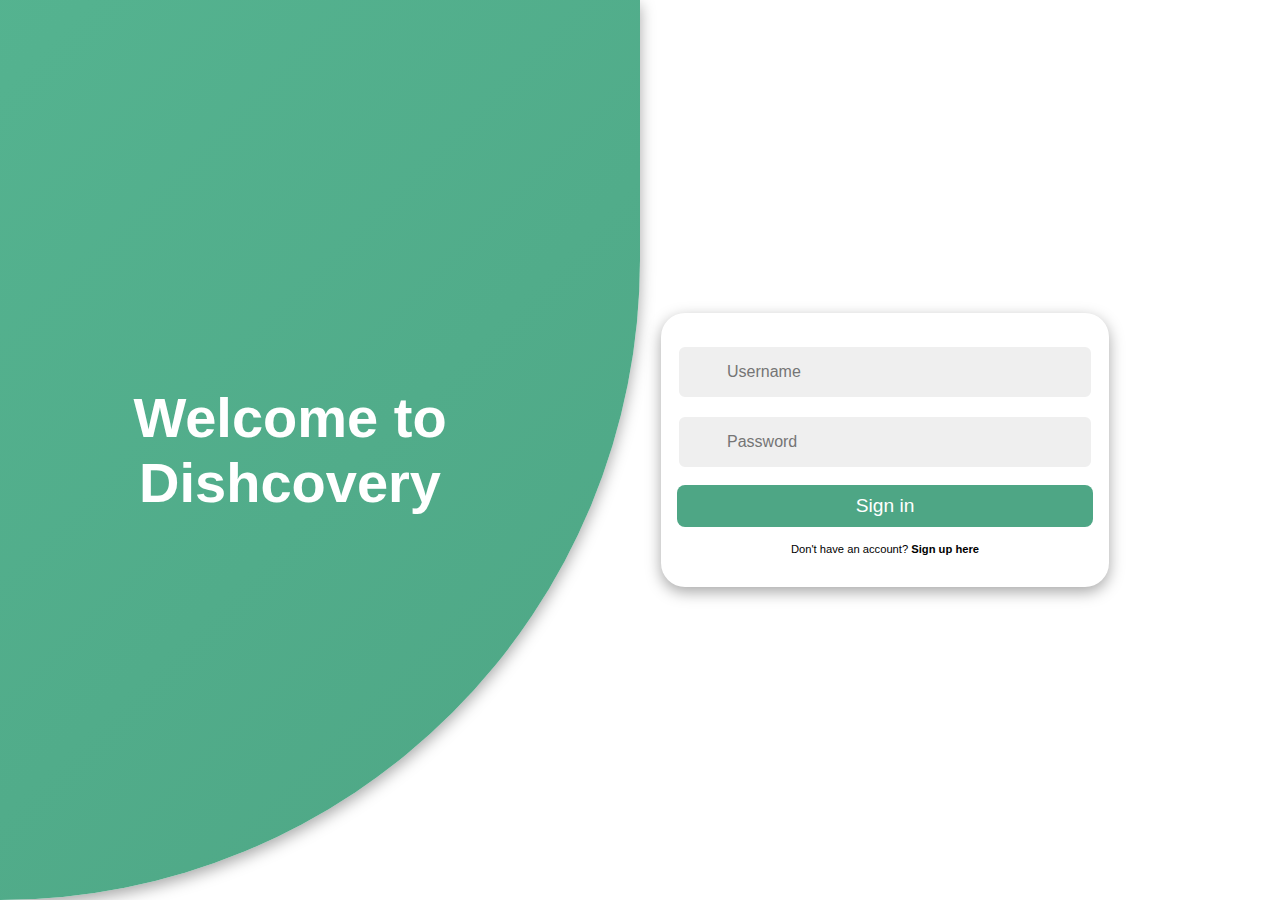
<file: index.html>
<!DOCTYPE html>
<html lang="en">
  <head>
    <meta charset="UTF-8" />
    <meta http-equiv="X-UA-Compatible" content="IE=edge" />
    <meta name="viewport" content="width=device-width, initial-scale=1.0" />
     <!--<link href="https://cdn.jsdelivr.net/npm/bootstrap@5.0.2/dist/css/bootstrap.min.css" rel="stylesheet" integrity="sha384-EVSTQN3/azprG1Anm3QDgpJLIm9Nao0Yz1ztcQTwFspd3yD65VohhpuuCOmLASjC" crossorigin="anonymous"> -->
    <link rel="stylesheet" href="assets/styleUserReg.css" />
    <title>Register form</title> 
  </head>
  <body>
    <div id="container" class="container">
    <!--FORM SECTION -->
      <div class="row">
        <!-- SIGN UP -->
        <div class="col align-items-center flex-col sign-up">
          <div class="form-wrapper align-items-center">
            <div class="form sign-up">
              <div class="input-group"> 
                <input type="text" placeholder="Username" id="signup-username">
              </div>
              <div class="input-group">
                <input type="email" placeholder="Email" id="signup-email">
              </div>
              <div class="input-group">
                <input type="password" placeholder="Password" id="signup-password">
              </div>
              <button id="signup-button">
                Continue with your registration 
              </button>
              <p>
                <span>
                  Already have an account?
                </span>
                <b onclick="toggle()" class="pointer">
                  Sign in here
                </b>
              </p>
            </div>
          </div>
        </div>
        <!-- END SIGN UP -->
        <!-- SIGN IN -->
        <div class="col align-items-center flex-col sign-in">
          <div class="form-wrapper align-items-center">
            <div class="form sign-in" id="form-sign-in">
              <div class="input-group">
                <input type="text" placeholder="Username" id="signin-username">
              </div>
              <div class="input-group">
                <input type="password" placeholder="Password" id="signin-password">
              </div>
              <button id="signin-button">
                Sign in
              </button>
              <p>
                <span>
                  Don't have an account?
                </span>
                <b onclick="toggle()" class="pointer">
                  Sign up here
                </b>
              </p>
            </div>
          </div>
          <div class="form-wrapper">
          </div>
        </div>
        <!-- END SIGN IN -->
      </div>
      <!-- END FORM SECTION -->
      <!-- CONTENT SECTION -->
      <div class="row content-row">
        <!-- SIGN IN CONTENT -->
        <div class="col align-items-center flex-col">
          <div class="text sign-in">
            <h2>
              Welcome to Dishcovery
            </h2>
          </div>
          <div class="img sign-in">
          </div>
        </div>
        <!-- END SIGN IN CONTENT -->
        <!-- SIGN UP CONTENT -->
        <div class="col align-items-center flex-col">
          <div class="img sign-up">
          </div>
          <div class="text sign-up">
            <h2>
              Join with us
            </h2>
          </div>
        </div>
        <!-- END SIGN UP CONTENT -->
      </div>
      <!-- END CONTENT SECTION -->
    </div>
    <div class="modal" id="modal1" tabindex="-1">
      <div class="modal-dialog">
        <div class="modal-content">
          <div class="modal-body">
            <p>Please complete the form to sign up.</p>
          </div>
          <div class="modal-footer">
            <button type="button" class="btn btn-secondary" id="button-modal1">Close</button>
          </div>
        </div>
      </div>
    </div> 
    <div class="modal" id="modal2" tabindex="-1">
      <div class="modal-dialog">
        <div class="modal-content">
          <div class="modal-body">
            <p>This user already exist. Please sign in.</p>
          </div>
          <div class="modal-footer">
            <button type="button" class="btn btn-secondary" id="button-modal2">Close</button>
          </div>
        </div>
      </div>
    </div> 
    <div class="modal" id="modal3" tabindex="-1">
      <div class="modal-dialog">
        <div class="modal-content">
          <div class="modal-body">
            <p>This user doesn't exists. Please sign up.</p>
          </div>
          <div class="modal-footer">
            <button type="button" class="btn btn-secondary" id="button-modal3">Close</button>
          </div>
        </div>
      </div>
    </div>
    <script src="https://cdn.jsdelivr.net/npm/@popperjs/core@2.9.2/dist/umd/popper.min.js" integrity="sha384-IQsoLXl5PILFhosVNubq5LC7Qb9DXgDA9i+tQ8Zj3iwWAwPtgFTxbJ8NT4GN1R8p" crossorigin="anonymous"></script>
    <script src="https://cdn.jsdelivr.net/npm/bootstrap@5.0.2/dist/js/bootstrap.min.js" integrity="sha384-cVKIPhGWiC2Al4u+LWgxfKTRIcfu0JTxR+EQDz/bgldoEyl4H0zUF0QKbrJ0EcQF" crossorigin="anonymous"></script>
    <script src="assets/index.js" async defer></script>
  </body>
</html>
</file>
<file: assets/styleUserReg.css>
:root {
  --primary-color: #4EA685;
  --secondary-color: #57B894;
  --black: #000000;
  --white: #ffffff;
  --gray: #efefef;
  --gray-2: #757575;
}

@import url('https://fonts.googleapis.com/css2?family=Poppins:wght@200;300;400;500;600&display=swap');

* {
  font-family: 'Poppins', sans-serif;
  margin: 0;
  padding: 0 ;
  box-sizing: border-box;
}

html,
body {
  height: 100vh;
  overflow: hidden;
}

.container {
  position: relative;
  min-height: 100vh ;
  overflow: hidden ;
}

.row {
  display: flex;
  flex-wrap: wrap;
  height: 100vh;
}

.col {
  width: 50%;
}

.align-items-center {
  display: flex;
  align-items: center;
  justify-content: center;
  text-align: center;
  margin-left: -30px ;
}

.form-wrapper {
  width: 100%;
  max-width: 28rem;
}

.form {
  padding: 1rem;
  background-color: var(--white);
  border-radius: 1.5rem;
  width: 100%;
  box-shadow: rgba(0, 0, 0, 0.35) 0px 5px 15px;
  transform: scale(0);
  transition: .5s ease-in-out;
  transition-delay: 1s;
}

.input-group {
  position: relative;
  width: 100%;
  margin: 1rem 0;
}

.input-group i {
  position: absolute;
  top: 50%;
  left: 1rem;
  transform: translateY(-50%);
  font-size: 1.4rem;
  color: var(--gray-2);
}

.input-group input {
  width: 100%;
  padding: 1rem 3rem;
  font-size: 1rem;
  background-color: var(--gray);
  border-radius: .5rem;
  border: 0.125rem solid var(--white);
  outline: none;
}

.input-group input:focus {
  border: 0.125rem solid var(--primary-color);
}

.form button {
  cursor: pointer;
  width: 100%;
  padding: .6rem 0;
  border-radius: .5rem;
  border: none;
  background-color: var(--primary-color);
  color: var(--white);
  font-size: 1.2rem;
  outline: none;
}

.form p {
  margin: 1rem 0;
  font-size: .7rem;
}

.flex-col {
  flex-direction: column;
}
.container.sign-in .form.sign-in,
.container.sign-in .social-list.sign-in,
.container.sign-in .social-list.sign-in>div,
.container.sign-up .form.sign-up,
.container.sign-up .social-list.sign-up,
.container.sign-up .social-list.sign-up>div {
  transform: scale(1);
}

.content-row {
  position: absolute;
  top: 0;
  left: 0;
  pointer-events: none;
  z-index: 6;
  width: 100%;
}

.text {
  margin: 4rem;
  color: var(--white);
}

.text h2 {
  font-size: 3.5rem;
  font-weight: 800;
  margin: 2rem 0;
  transition: 1s ease-in-out;
}

.text p {
  font-weight: 600;
  transition: 1s ease-in-out;
  transition-delay: .2s;
}

.img img {
  width: 30vw;
  transition: 1s ease-in-out;
  transition-delay: .4s;
}

.text.sign-in h2,
.text.sign-in p,
.img.sign-in img {
  transform: translateX(-250%);
}

.text.sign-up h2,
.text.sign-up p,
.img.sign-up img {
  transform: translateX(250%);
}

.container.sign-in .text.sign-in h2,
.container.sign-in .text.sign-in p,
.container.sign-in .img.sign-in img,
.container.sign-up .text.sign-up h2,
.container.sign-up .text.sign-up p,
.container.sign-up .img.sign-up img {
  transform: translateX(0);
}

.container::before {
  content: "";
  position: absolute;
  top: 0;
  right: 0;
  height: 100vh;
  width: 300vw;
  transform: translate(35%, 0);
  background-image: linear-gradient(-45deg, var(--primary-color) 0%, var(--secondary-color) 100%);
  transition: 1s ease-in-out;
  z-index: 6;
  box-shadow: rgba(0, 0, 0, 0.35) 0px 5px 15px;
  border-bottom-right-radius: max(50vw, 50vh);
  border-top-left-radius: max(50vw, 50vh);
}

.container.sign-in::before {
  transform: translate(0, 0);
  right: 50%;
  width: 100%;
}

.container.sign-up::before {
  transform: translate(100%, 0);
  right: 50% !important;
  width: 100% !important;
}

@media only screen and (max-width: 425px) {

  .container::before,
  .container.sign-in::before,
  .container.sign-up::before {
      height: 100vh;
      border-bottom-right-radius: 0;
      border-top-left-radius: 0;
      z-index: 0;
      transform: none;
      right: 0;
  }
  .container.sign-in .col.sign-in,
  .container.sign-up .col.sign-up {
      transform: translateY(0);
  }

  .content-row {
      align-items: flex-start !important;
  }

  .content-row .col {
      transform: translateY(0);
      background-color: unset;
  }

  .col {
      width: 100%;
      position: absolute;
      padding: 2rem;
      background-color: var(--white);
      border-top-left-radius: 2rem;
      border-top-right-radius: 2rem;
      transform: translateY(100%);
      transition: 1s ease-in-out;
  }

  .row {
      align-items: flex-end;
      justify-content: flex-end;
  }

  .form,

  .text {
      margin: 0;
  }

  .text p {
      display: none;
  }

  .text h2 {
      margin: .5rem;
      font-size: 2rem;
  }
}
#modal1 {
  display: none;
}
.modal-visible {
  display: block !important;
}
#modal2 {
  display: none;
}
#modal3 {
  display: none;
}
</file>
